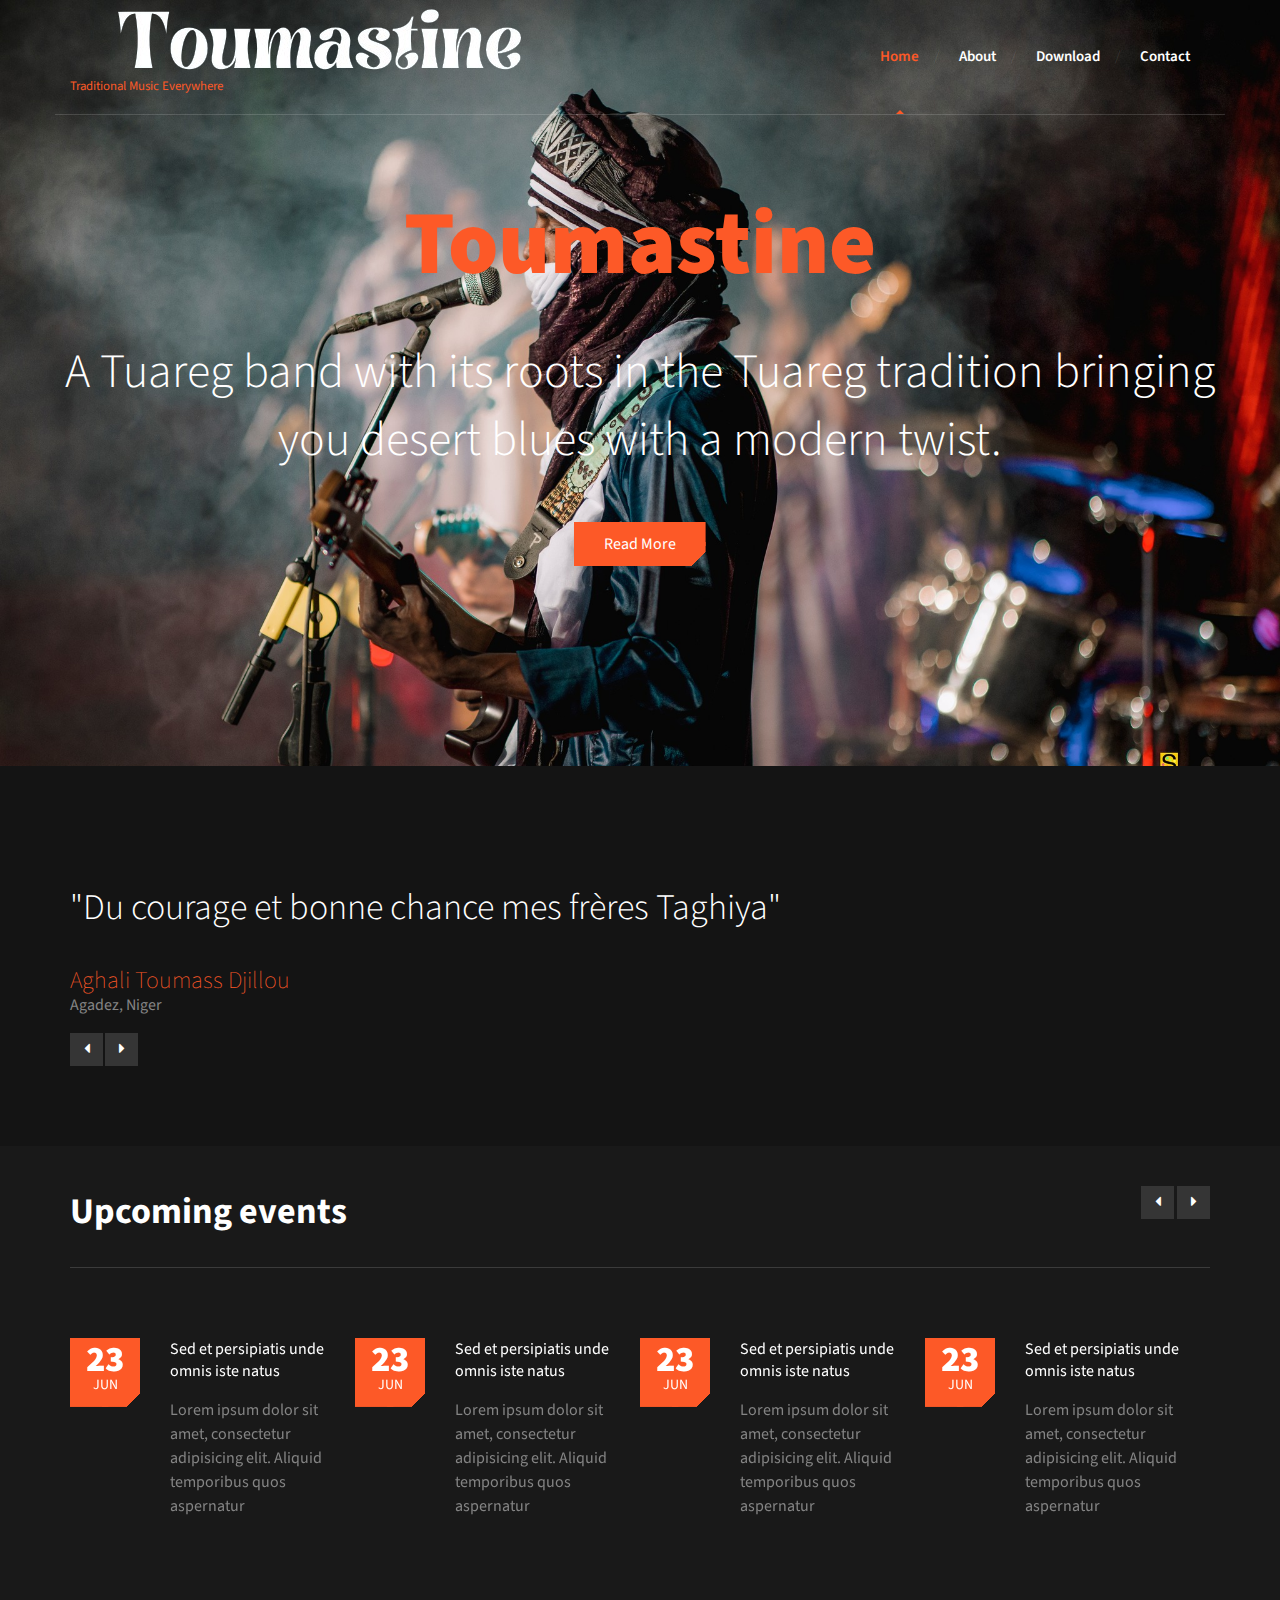
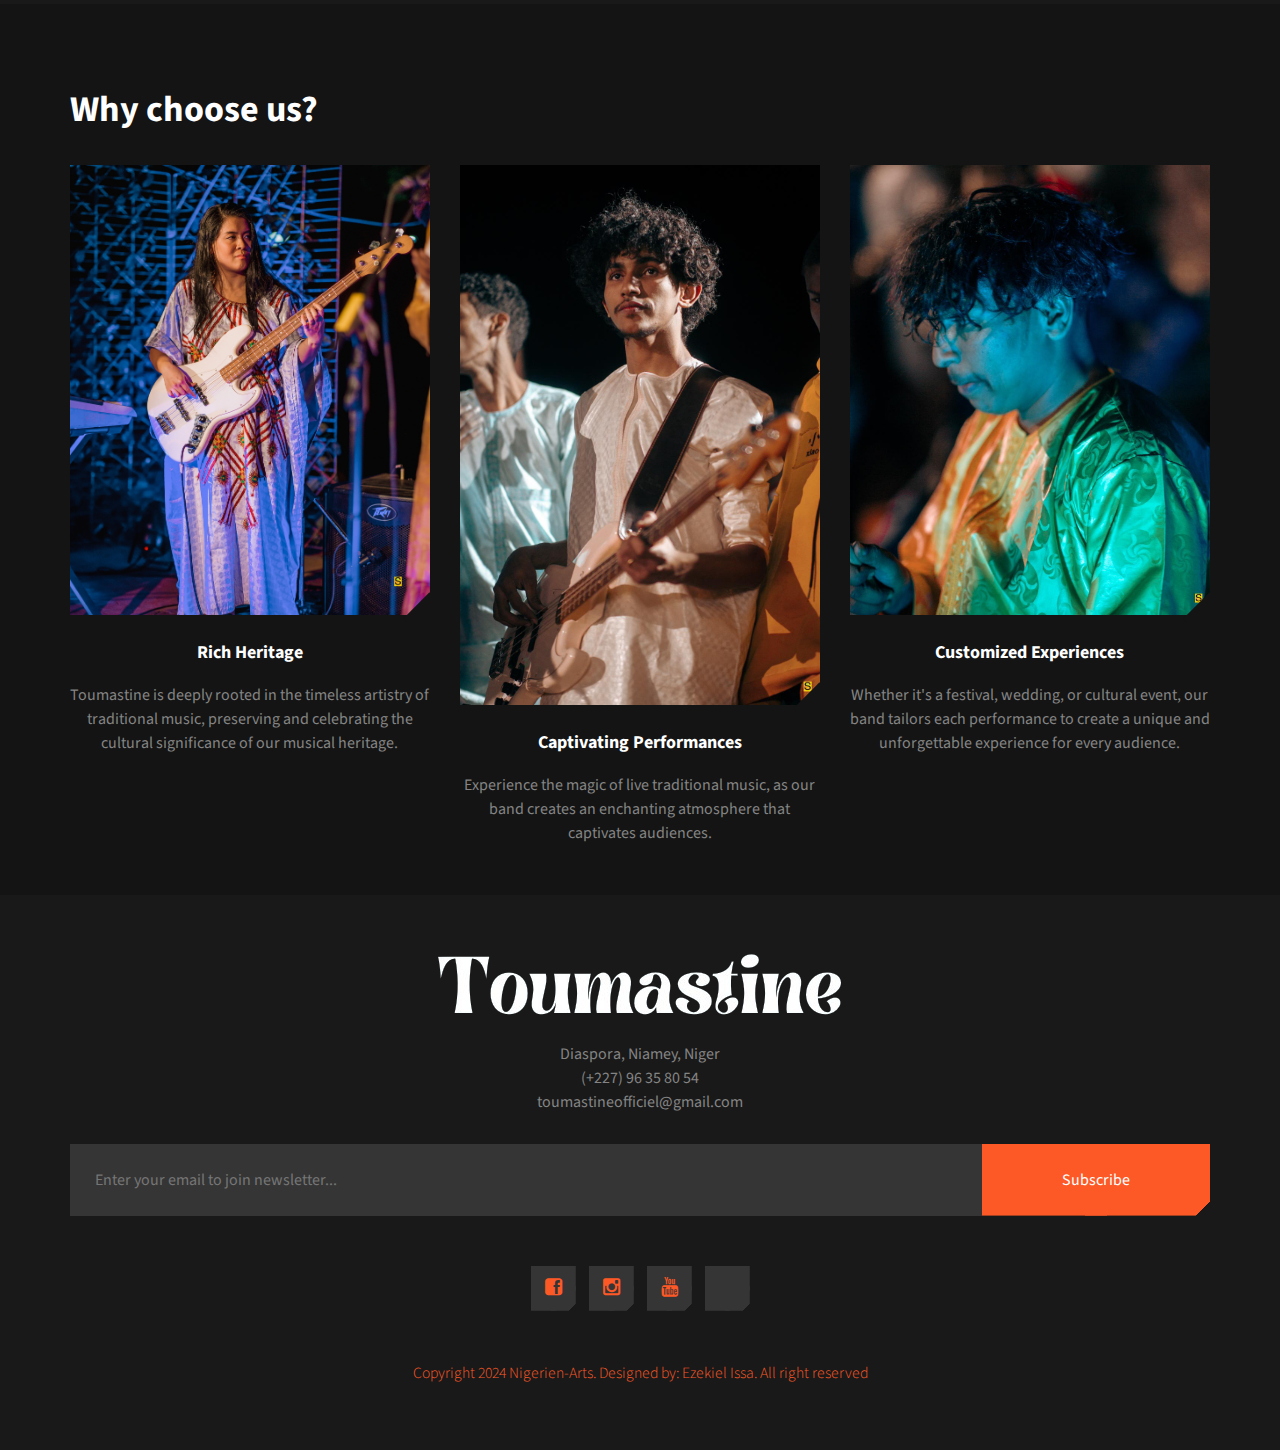
<file: index.html>
<!DOCTYPE html>
<html lang="en">
	<head>
		<meta charset="UTF-8">
		<meta http-equiv="X-UA-Compatible" content="IE=edge">
		<meta name="viewport" content="width=device-width, initial-scale=1.0,maximum-scale=1">
		
		<title>Toumastine</title>
		<!-- Loading third party fonts -->
		<link href="http://fonts.googleapis.com/css?family=Source+Sans+Pro:300,400,600,700,900" rel="stylesheet" type="text/css">
		<link href="fonts/font-awesome.min.css" rel="stylesheet" type="text/css">
		<!-- Loading main css file -->
		<link rel="stylesheet" href="style.css">
		
		<!--[if lt IE 9]>
		<script src="js/ie-support/html5.js"></script>
		<script src="js/ie-support/respond.js"></script>
		<![endif]-->

	</head>

	<body class="header-collapse">
		
		<div id="site-content">
			<header class="site-header">
				<div class="container">
					<a href="index.html" id="branding">
						<img src="t00.png" alt="Site Title">
						<small class="site-description">Traditional Music Everywhere</small>
					</a> <!-- #branding -->
					
					<nav class="main-navigation">
						<button type="button" class="toggle-menu"><i class="fa fa-bars"></i></button>
						<ul class="menu">
							<li class="menu-item current-menu-item"><a href="index.html">Home</a></li>
							<li class="menu-item"><a href="about.html">About</a></li>
							<li class="menu-item"><a href="download.html">Download</a></li>
							<li class="menu-item"><a href="contact.html">Contact</a></li>
						</ul> <!-- .menu -->
					</nav> <!-- .main-navigation -->
					<div class="mobile-menu"></div>
				</div>
			</header> <!-- .site-header -->
			
			<div class="hero">
				<div class="slider">
					<ul class="slides">
						<li class="lazy-bg" data-background="t01.jpg">
							<div class="container">
								<h2 class="slide-title">Toumastine </h2>
								<h3 class="slide-subtitle">A Tuareg band with its roots in the Tuareg tradition bringing you desert blues with a modern twist.</h3>
								

								<a href="#" class="button cut-corner">Read More</a>
							</div>
						</li>
						
					</ul>
				</div>
			</div>
			
			<main class="main-content">
				<div class="fullwidth-block testimonial-section">
					<div class="container">
						<div class="quote-slider">
							<ul class="slides">
								<li>
									<blockquote>
										<p>"Du courage et bonne chance mes frères Taghiya"</p>
										<cite>Aghali Toumass Djillou</cite>
										<span>Agadez, Niger</span>
									</blockquote>
								</li>
								<li>
									<blockquote>
										<p>"Longue vie au groupe Toumastine nos meilleurs artistes"</p>
										<cite>Wallet Fatma</cite>
										<span>Niamey, Niger</span>
									</blockquote>
								</li>
							</ul>
						</div>
					</div>
				</div> <!-- .testimonial-section -->

				<div class="fullwidth-block upcoming-event-section" data-bg-color="#191919">
					<div class="container">
						<header class="section-header">
							<h2 class="section-title">Upcoming events</h2>

							<div class="event-nav">
								<a class="prev" id="event-prev" href="#"><i class="fa fa-caret-left"></i></a>
	    						<a class="next" id="event-next" href="#"><i class="fa fa-caret-right"></i></a>
							</div> <!-- .event-nav -->

						</header> <!-- .section-header -->
						<div class="event-carousel">
							
							<div class="event">
								<div class="entry-date">
									<div class="date">23</div>
									<span class="month">Jun</span>
								</div>
								<h2 class="entry-title"><a href="#">Sed et persipiatis unde omnis iste natus</a></h2>
								<p>Lorem ipsum dolor sit amet, consectetur adipisicing elit. Aliquid temporibus quos aspernatur</p>
							</div> <!-- .event -->
							
							
							<div class="event">
								<div class="entry-date">
									<div class="date">23</div>
									<span class="month">Jun</span>
								</div>
								<h2 class="entry-title"><a href="#">Sed et persipiatis unde omnis iste natus</a></h2>
								<p>Lorem ipsum dolor sit amet, consectetur adipisicing elit. Aliquid temporibus quos aspernatur</p>
							</div> <!-- .event -->
							
							
							<div class="event">
								<div class="entry-date">
									<div class="date">23</div>
									<span class="month">Jun</span>
								</div>
								<h2 class="entry-title"><a href="#">Sed et persipiatis unde omnis iste natus</a></h2>
								<p>Lorem ipsum dolor sit amet, consectetur adipisicing elit. Aliquid temporibus quos aspernatur</p>
							</div> <!-- .event -->
							
							
							<div class="event">
								<div class="entry-date">
									<div class="date">23</div>
									<span class="month">Jun</span>
								</div>
								<h2 class="entry-title"><a href="#">Sed et persipiatis unde omnis iste natus</a></h2>
								<p>Lorem ipsum dolor sit amet, consectetur adipisicing elit. Aliquid temporibus quos aspernatur </p>
							</div> <!-- .event -->
							
							
							<div class="event">
								<div class="entry-date">
									<div class="date">23</div>
									<span class="month">Jun</span>
								</div>
								<h2 class="entry-title"><a href="#">Sed et persipiatis unde omnis iste natus</a></h2>
								<p>Lorem ipsum dolor sit amet, consectetur adipisicing elit. Aliquid temporibus quos aspernatur </p>
							</div> <!-- .event -->
							
						</div> <!-- .event-carousel -->
					</div> <!-- .container -->
				</div> <!-- .upcoming-event-section -->

				<div class="fullwidth-block why-chooseus-section">
					<div class="container">
						<h2 class="section-title">Why choose us?</h2>

						<div class="row">
							<div class="col-md-4">
								<div class="feature">
									<figure class="cut-corner">
										<img src="t03.jpg" alt="">
									</figure>
									<h3 class="feature-title"><b>Rich Heritage</b></h3>
									<p> Toumastine is deeply rooted in the timeless artistry of traditional music, preserving and celebrating the cultural significance of our musical heritage.</p>
								</div> <!-- .feature -->
							</div>
							<div class="col-md-4">
								<div class="feature">
									<figure class="cut-corner">
										<img src="t04.jpg" alt="">
									</figure>
									<h3 class="feature-title"><b>Captivating Performances </b></h3>
									<p>Experience the magic of live traditional music, as our band creates an enchanting atmosphere that captivates audiences.</p>
								</div> <!-- .feature -->
							</div>
							<div class="col-md-4">
								<div class="feature">
									<figure class="cut-corner">
										<img src="t05.jpg" alt="">
									</figure>
									<h3 class="feature-title"><b>Customized Experiences</b> </h3>
									<p> Whether it's a festival, wedding, or cultural event, our band tailors each performance to create a unique and unforgettable experience for every audience.</p>
								</div> <!-- .feature -->
							</div>
						</div>
					</div> <!-- .container -->
				</div> <!-- .why-chooseus-section -->
			</main> <!-- .main-content -->

			<footer class="site-footer">
				<div class="container">
					<img src="t00.png" alt="Site Name">
					
					<address>
						<p>Diaspora, Niamey, Niger <br><a href="tel:354543543">(+227) 96 35 80 54 </a> <br> <a href="mailto:info@bandname.com">toumastineofficiel@gmail.com</a></p> 
					</address> 
					
					<form action="#" class="newsletter-form">
						<input type="email" placeholder="Enter your email to join newsletter...">
						<input type="submit" class="button cut-corner" value="Subscribe">
					</form> <!-- .newsletter-form -->
					
					<div class="social-links">
						<a href="#"><i class="fa fa-facebook-square"></i></a>
						<a href="#"><i class="fa fa-instagram"></i></a>
						<a href="#"><i class="fa fa-youtube"></i></a>
						<a href="#"><i class="fa fa-spotify"></i></a>
					</div> <!-- .social-links -->
					
					<p class="copy">Copyright 2024 Nigerien-Arts. Designed by: Ezekiel Issa. All right reserved</p>
				</div>
			</footer> <!-- .site-footer -->

		</div> <!-- #site-content -->

		<script src="js/jquery-1.11.1.min.js"></script>		
		<script src="js/plugins.js"></script>
		<script src="js/app.js"></script>
		
	</body>

</html>
</file>
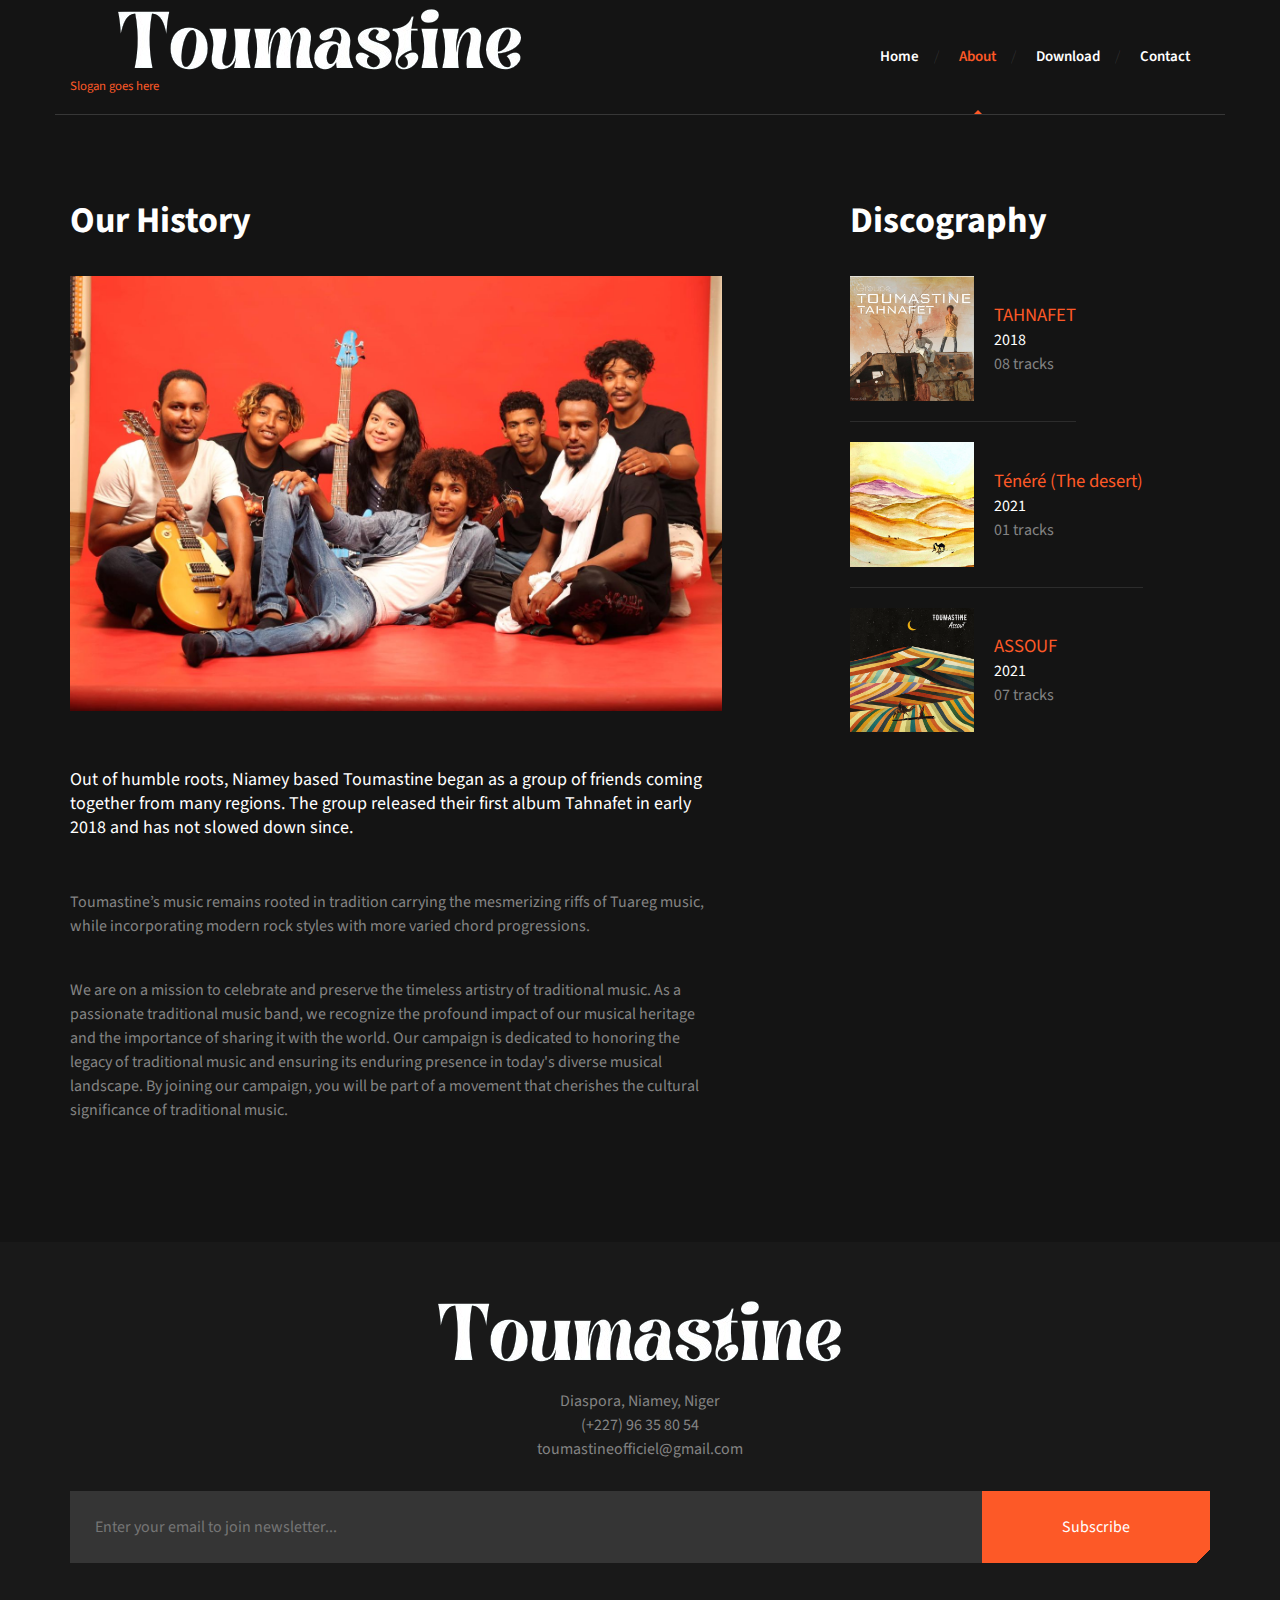
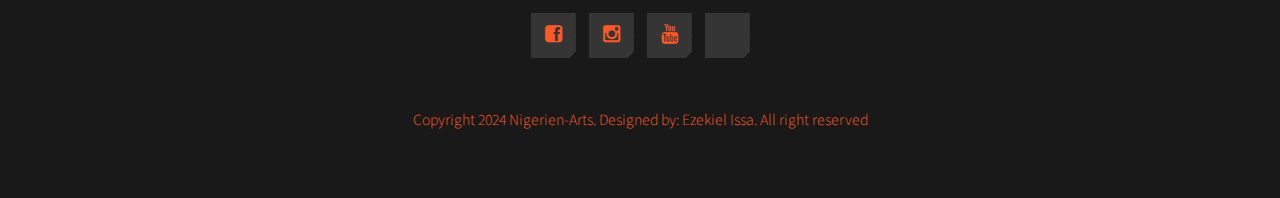
<file: about.html>
<!DOCTYPE html>
<html lang="en">
	<head>
		<meta charset="UTF-8">
		<meta http-equiv="X-UA-Compatible" content="IE=edge">
		<meta name="viewport" content="width=device-width, initial-scale=1.0,maximum-scale=1">
		
		<title>About Us| Band Template</title>
		<!-- Loading third party fonts -->
		<link href="http://fonts.googleapis.com/css?family=Source+Sans+Pro:300,400,600,700,900" rel="stylesheet" type="text/css">
		<link href="fonts/font-awesome.min.css" rel="stylesheet" type="text/css">
		<!-- Loading main css file -->
		<link rel="stylesheet" href="style.css">
		
		<!--[if lt IE 9]>
		<script src="js/ie-support/html5.js"></script>
		<script src="js/ie-support/respond.js"></script>
		<![endif]-->

	</head>

	<body>
		
		<div id="site-content">
			<header class="site-header">
				<div class="container">
					<a href="index.html" id="branding">
						<img src="t00.png" alt="Site Title">
						<small class="site-description">Slogan goes here</small>
					</a> <!-- #branding -->
					
					<nav class="main-navigation">
						<button type="button" class="toggle-menu"><i class="fa fa-bars"></i></button>
						<ul class="menu">
							<li class="menu-item"><a href="index.html">Home</a></li>
							<li class="menu-item current-menu-item"><a href="about.html">About</a></li>
							<li class="menu-item"><a href="download.html">Download</a></li>
							<li class="menu-item"><a href="contact.html">Contact</a></li>
						</ul> <!-- .menu -->
					</nav> <!-- .main-navigation -->
					<div class="mobile-menu"></div>
				</div>
			</header> <!-- .site-header -->
			
			<main class="main-content">
				<div class="fullwidth-block inner-content">
					<div class="container">
						<div class="row">
							<div class="col-md-7">
								<div class="content">
									<h2 class="entry-title">Our History</h2>
									<figure class="featured-image">
										<img src="t02.jpg" alt="post image">
									</figure>
									<p class="leading">Out of humble roots, Niamey based Toumastine began as a group of friends coming together from many regions. The group released their first album Tahnafet in early 2018 and has not slowed down since.</p>
									<p>Toumastine’s music remains rooted in tradition carrying the mesmerizing riffs of Tuareg music, while incorporating modern rock styles with more varied chord progressions.</p>

									<p>We are on a mission to celebrate and preserve the timeless artistry of traditional music. As a passionate traditional music band, we recognize the profound impact of our musical heritage and the importance of sharing it with the world. Our campaign is dedicated to honoring the legacy of traditional music and ensuring its enduring presence in today's diverse musical landscape.
										By joining our campaign, you will be part of a movement that cherishes the cultural significance of traditional music.</p>
								</div>
							</div>
							<div class="col-md-4 col-md-push-1">
								<aside class="sidebar">
									<div class="widget">
										<h3 class="widget-title">Discography</h3>
										<ul class="discography-list">
											<li>
												<figure class="cover"><img src="tanafet.PNG" alt="thumbnail 1"></figure>
												<div class="detail">
													<h3><a href="#">TAHNAFET</a></h3>
													<span class="year">2018</span>
													<span class="track">08 tracks</span>
												</div>
											</li>
											<li>
												<figure class="cover"><img src="tenere.PNG" alt="thumbnail 2"></figure>
												<div class="detail">
													<h3><a href="#">Ténéré (The desert)
													</a></h3>
													<span class="year">2021</span>
													<span class="track">01 tracks</span>
												</div>
											</li>
											<li>
												<figure class="cover"><img src="asouf.PNG" alt="thumbnail 3"></figure>
												<div class="detail">
													<h3><a href="#">ASSOUF</a></h3>
													<span class="year">2021</span>
													<span class="track">07 tracks</span>
												</div>
											</li>
										</ul>
									</div>
								</aside>
							</div>
						</div>
					</div>
				</div> <!-- .testimonial-section -->

				
			</main> <!-- .main-content -->

			<footer class="site-footer">
				<div class="container">
					<img src="t00.png" alt="Site Name">
					
					<address>
						<p>Diaspora, Niamey, Niger <br><a href="tel:354543543">(+227) 96 35 80 54 </a> <br> <a href="mailto:info@bandname.com">toumastineofficiel@gmail.com</a></p> 
					</address> 
					
					<form action="#" class="newsletter-form">
						<input type="email" placeholder="Enter your email to join newsletter...">
						<input type="submit" class="button cut-corner" value="Subscribe">
					</form> <!-- .newsletter-form -->
					
					<div class="social-links">
						<a href="#"><i class="fa fa-facebook-square"></i></a>
						<a href="#"><i class="fa fa-instagram"></i></a>
						<a href="#"><i class="fa fa-youtube"></i></a>
						<a href="#"><i class="fa fa-spotify"></i></a>
					</div> <!-- .social-links -->
					
					<p class="copy">Copyright 2024 Nigerien-Arts. Designed by: Ezekiel Issa. All right reserved</p>
				</div>
			</footer> <!-- .site-footer -->

		</div> <!-- #site-content -->

		<script src="js/jquery-1.11.1.min.js"></script>		
		<script src="js/plugins.js"></script>
		<script src="js/app.js"></script>
		
	</body>

</html>
</file>
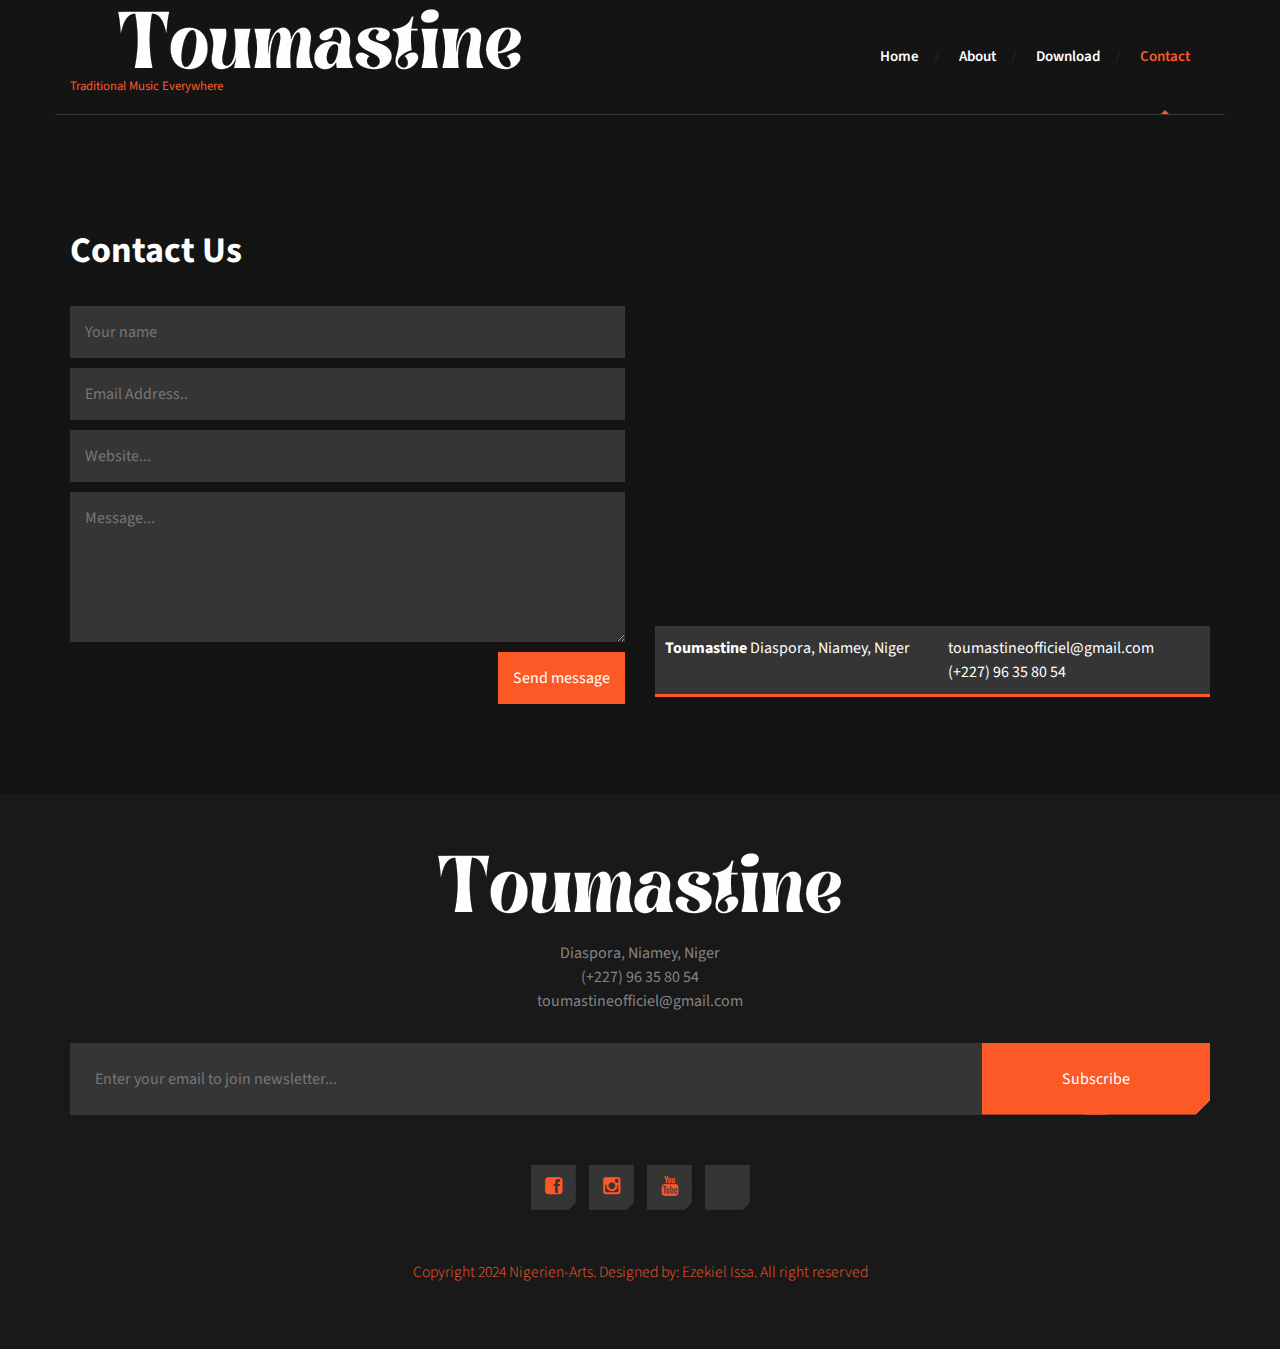
<file: contact.html>
<!DOCTYPE html>
<html lang="en">
	<head>
		<meta charset="UTF-8">
		<meta http-equiv="X-UA-Compatible" content="IE=edge">
		<meta name="viewport" content="width=device-width, initial-scale=1.0,maximum-scale=1">
		
		<title>Contacts| Toumastine</title>
		<!-- Loading third party fonts -->
		<link href="http://fonts.googleapis.com/css?family=Source+Sans+Pro:300,400,600,700,900" rel="stylesheet" type="text/css">
		<link href="fonts/font-awesome.min.css" rel="stylesheet" type="text/css">
		<!-- Loading main css file -->
		<link rel="stylesheet" href="style.css">
		
		<!--[if lt IE 9]>
		<script src="js/ie-support/html5.js"></script>
		<script src="js/ie-support/respond.js"></script>
		<![endif]-->

	</head>

	<body>
		
		<div id="site-content">
			<header class="site-header">
				<div class="container">
					<a href="index.html" id="branding">
						<img src="t00.png" alt="Site Title">
						<small class="site-description">Traditional Music Everywhere</small>
					</a> <!-- #branding -->
					
					<nav class="main-navigation">
						<button type="button" class="toggle-menu"><i class="fa fa-bars"></i></button>
						<ul class="menu">
							<li class="menu-item"><a href="index.html">Home</a></li>
							<li class="menu-item"><a href="about.html">About</a></li>
							<li class="menu-item"><a href="download.html">Download</a></li>
							<li class="menu-item current-menu-item"><a href="contact.html">Contact</a></li>
						</ul> <!-- .menu -->
					</nav> <!-- .main-navigation -->
					<div class="mobile-menu"></div>
				</div>
			</header> <!-- .site-header -->
			
			<main class="main-content">
				<div class="fullwidth-block inner-content">
					<div class="container">
						<h2 class="page-title">Contact Us</h2>
						<div class="row">
							<div class="col-md-6">
								<form action="#" class="contact-form">
									<input type="text" placeholder="Your name"..>
									<input type="text" placeholder="Email Address..">
									<input type="text" placeholder="Website...">
									<textarea name="#" placeholder="Message..."></textarea>
									<input type="submit" value="Send message">
								</form>
							</div>
							<div class="col-md-6">
								<div class="map-wrapper">
									<div class="map"></div>
									<address>
										<div class="row">
											<div class="col-sm-6">
												<strong>Toumastine</strong>
												<span>Diaspora, Niamey, Niger</span>
											</div>
											<div class="col-sm-6">
												<a href="toumastineofficiel@gmail.com">toumastineofficiel@gmail.com</a> <br>
												<a href="tel:(+227) 96 35 80 54">(+227) 96 35 80 54</a>
											</div>
										</div>
									</address>
								</div>
							</div>
						</div>
					</div>
				</div> <!-- .testimonial-section -->

				
			</main> <!-- .main-content -->

			<footer class="site-footer">
				<div class="container">
					<img src="t00.png" alt="Site Name">
					
					<address>
						<p>Diaspora, Niamey, Niger <br><a href="tel:354543543">(+227) 96 35 80 54 </a> <br> <a href="mailto:info@bandname.com">toumastineofficiel@gmail.com</a></p> 
					</address> 
					
					<form action="#" class="newsletter-form">
						<input type="email" placeholder="Enter your email to join newsletter...">
						<input type="submit" class="button cut-corner" value="Subscribe">
					</form> <!-- .newsletter-form -->
					
					<div class="social-links">
						<a href="#"><i class="fa fa-facebook-square"></i></a>
						<a href="#"><i class="fa fa-instagram"></i></a>
						<a href="#"><i class="fa fa-youtube"></i></a>
						<a href="#"><i class="fa fa-spotify"></i></a>
					</div> <!-- .social-links -->
					
					<p class="copy">Copyright 2024 Nigerien-Arts. Designed by: Ezekiel Issa. All right reserved</p>
				</div>
			</footer> <!-- .site-footer -->

		</div> <!-- #site-content -->

		<script src="js/jquery-1.11.1.min.js"></script>	
		<script src="http://maps.google.com/maps/api/js?sensor=false&amp;language=en"></script>	
		<script src="js/plugins.js"></script>
		<script src="js/app.js"></script>
		
	</body>

</html>
</file>
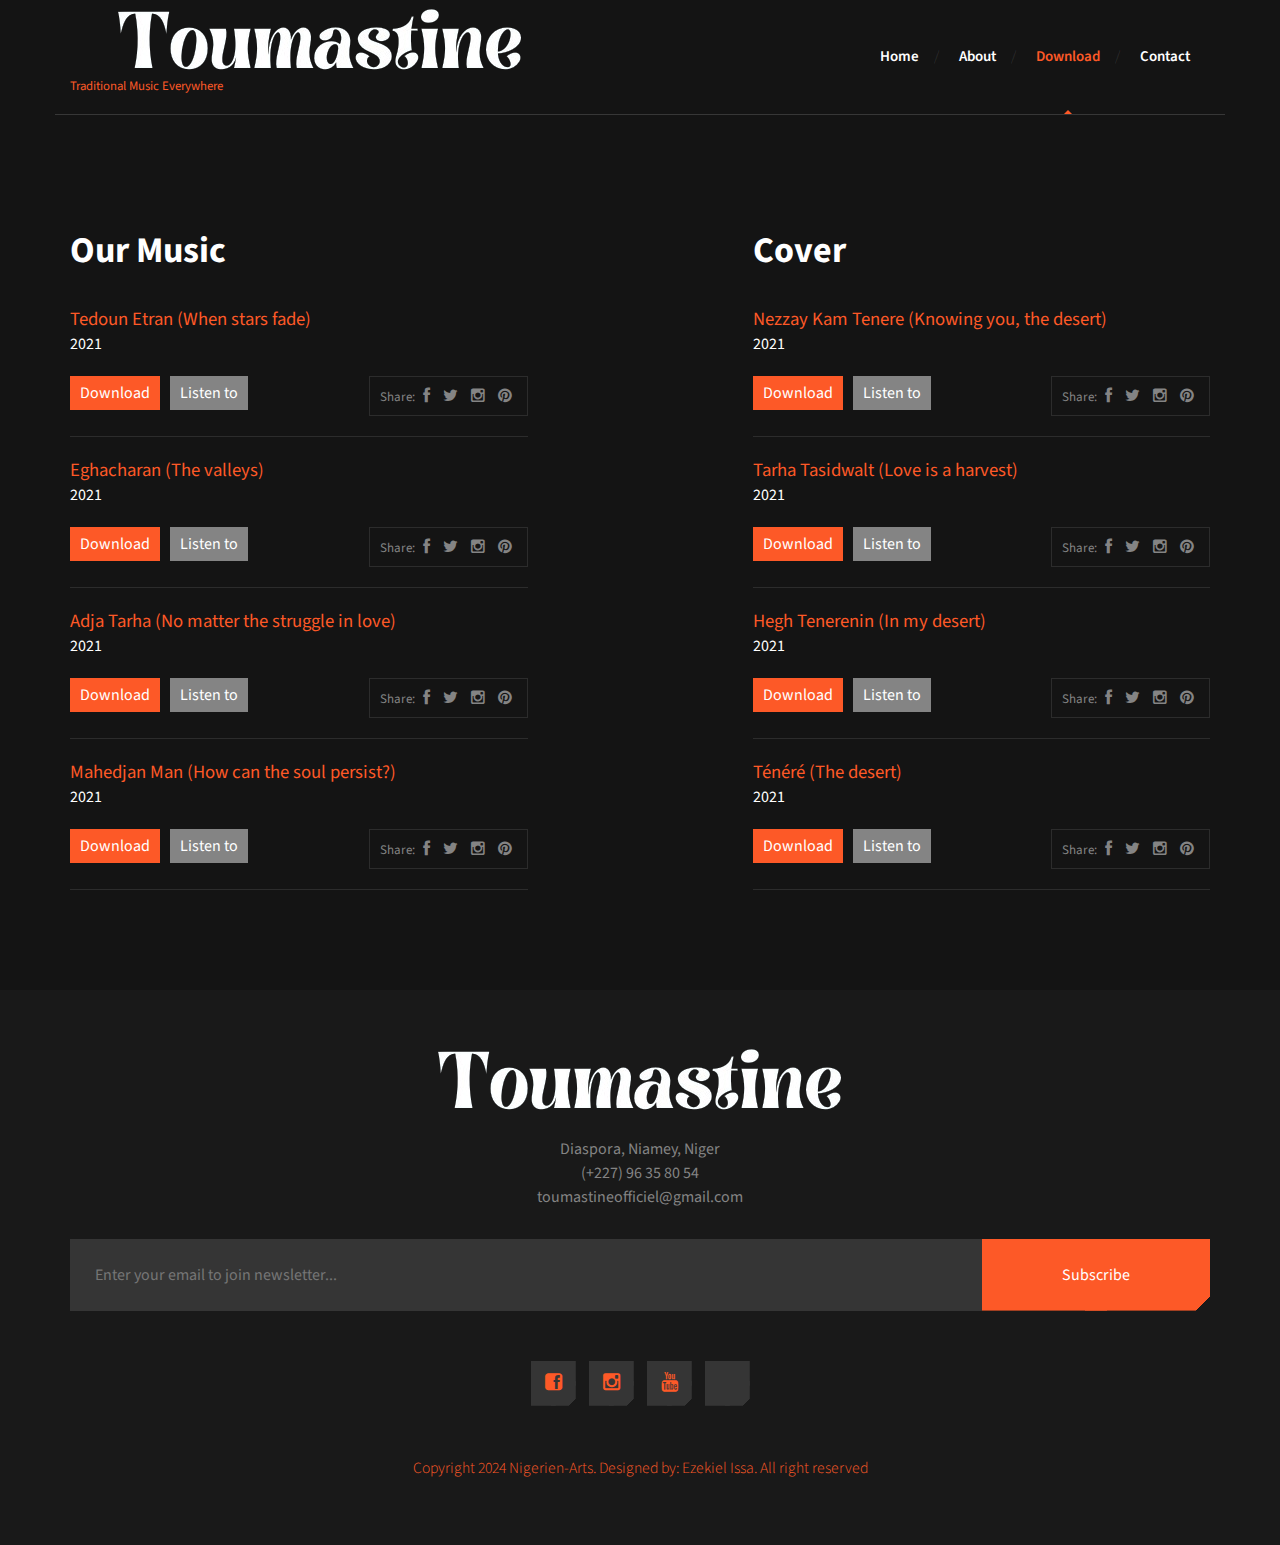
<file: download.html>
<!DOCTYPE html>
<html lang="en">
	<head>
		<meta charset="UTF-8">
		<meta http-equiv="X-UA-Compatible" content="IE=edge">
		<meta name="viewport" content="width=device-width, initial-scale=1.0,maximum-scale=1">
		
		<title>Download | Toumastine</title>
		<!-- Loading third party fonts -->
		<link href="http://fonts.googleapis.com/css?family=Source+Sans+Pro:300,400,600,700,900" rel="stylesheet" type="text/css">
		<link href="fonts/font-awesome.min.css" rel="stylesheet" type="text/css">
		<!-- Loading main css file -->
		<link rel="stylesheet" href="style.css">
		
		<!--[if lt IE 9]>
		<script src="js/ie-support/html5.js"></script>
		<script src="js/ie-support/respond.js"></script>
		<![endif]-->

	</head>

	<body>
		
		<div id="site-content">
			<header class="site-header">
				<div class="container">
					<a href="index.html" id="branding">
						<img src="t00.png" alt="Site Title">
						<small class="site-description">Traditional Music Everywhere</small>
					</a> <!-- #branding -->
					
					<nav class="main-navigation">
						<button type="button" class="toggle-menu"><i class="fa fa-bars"></i></button>
						<ul class="menu">
							<li class="menu-item"><a href="index.html">Home</a></li>
							<li class="menu-item"><a href="about.html">About</a></li>
							<li class="menu-item current-menu-item"><a href="download.html">Download</a></li>
							<li class="menu-item"><a href="contact.html">Contact</a></li>
						</ul> <!-- .menu -->
					</nav> <!-- .main-navigation -->
					<div class="mobile-menu"></div>
				</div>
			</header> <!-- .site-header -->
			
			<main class="main-content">
				<div class="fullwidth-block download">
					<div class="container">
						<div class="row">
							<div class="col-md-5">
								<h2 class="page-title">Our Music</h2>

								<div class="item">
									<h3 class="item-title">Tedoun Etran (When stars fade)</h3>
									<span class="year">2021</span>
									<a href="#" class="button small primary">Download</a>
									<a href="#" class="button small secondary">Listen to</a>
									<div class="social-share">
										<span>Share:</span>
										<a href="#"><i class="fa fa-facebook"></i></a>
										<a href="#"><i class="fa fa-twitter"></i></a>
										<a href="#"><i class="fa fa-instagram"></i></a>
										<a href="#"><i class="fa fa-pinterest"></i></a>
									</div>
								</div>

								<div class="item">
									<h3 class="item-title">Eghacharan (The valleys)</h3>
									<span class="year">2021</span>
									<a href="#" class="button small primary">Download</a>
									<a href="#" class="button small secondary">Listen to</a>
									<div class="social-share">
										<span>Share:</span>
										<a href="#"><i class="fa fa-facebook"></i></a>
										<a href="#"><i class="fa fa-twitter"></i></a>
										<a href="#"><i class="fa fa-instagram"></i></a>
										<a href="#"><i class="fa fa-pinterest"></i></a>
									</div>
								</div>

								<div class="item">
									<h3 class="item-title">Adja Tarha (No matter the struggle in love)</h3>
									<span class="year">2021</span>
									<a href="#" class="button small primary">Download</a>
									<a href="#" class="button small secondary">Listen to</a>
									<div class="social-share">
										<span>Share:</span>
										<a href="#"><i class="fa fa-facebook"></i></a>
										<a href="#"><i class="fa fa-twitter"></i></a>
										<a href="#"><i class="fa fa-instagram"></i></a>
										<a href="#"><i class="fa fa-pinterest"></i></a>
									</div>
								</div>

								<div class="item">
									<h3 class="item-title">Mahedjan Man (How can the soul persist?)</h3>
									<span class="year">2021</span>
									<a href="#" class="button small primary">Download</a>
									<a href="#" class="button small secondary">Listen to</a>
									<div class="social-share">
										<span>Share:</span>
										<a href="#"><i class="fa fa-facebook"></i></a>
										<a href="#"><i class="fa fa-twitter"></i></a>
										<a href="#"><i class="fa fa-instagram"></i></a>
										<a href="#"><i class="fa fa-pinterest"></i></a>
									</div>
								</div>
							</div>
							<div class="col-md-5 col-md-push-2">
								<h2 class="page-title">Cover</h2>

								<div class="item">
									<h3 class="item-title">Nezzay Kam Tenere (Knowing you, the desert)</h3>
									<span class="year">2021</span>
									<a href="#" class="button small primary">Download</a>
									<a href="#" class="button small secondary">Listen to</a>
									<div class="social-share">
										<span>Share:</span>
										<a href="#"><i class="fa fa-facebook"></i></a>
										<a href="#"><i class="fa fa-twitter"></i></a>
										<a href="#"><i class="fa fa-instagram"></i></a>
										<a href="#"><i class="fa fa-pinterest"></i></a>
									</div>
								</div>

								<div class="item">
									<h3 class="item-title">Tarha Tasidwalt (Love is a harvest)</h3>
									<span class="year">2021</span>
									<a href="#" class="button small primary">Download</a>
									<a href="#" class="button small secondary">Listen to</a>
									<div class="social-share">
										<span>Share:</span>
										<a href="#"><i class="fa fa-facebook"></i></a>
										<a href="#"><i class="fa fa-twitter"></i></a>
										<a href="#"><i class="fa fa-instagram"></i></a>
										<a href="#"><i class="fa fa-pinterest"></i></a>
									</div>
								</div>

								<div class="item">
									<h3 class="item-title">Hegh Tenerenin (In my desert)</h3>
									<span class="year">2021</span>
									<a href="#" class="button small primary">Download</a>
									<a href="#" class="button small secondary">Listen to</a>
									<div class="social-share">
										<span>Share:</span>
										<a href="#"><i class="fa fa-facebook"></i></a>
										<a href="#"><i class="fa fa-twitter"></i></a>
										<a href="#"><i class="fa fa-instagram"></i></a>
										<a href="#"><i class="fa fa-pinterest"></i></a>
									</div>
								</div>

								<div class="item">
									<h3 class="item-title">T​é​n​é​ré (The desert)</h3>
									<span class="year">2021</span>
									<a href="#" class="button small primary">Download</a>
									<a href="#" class="button small secondary">Listen to</a>
									<div class="social-share">
										<span>Share:</span>
										<a href="#"><i class="fa fa-facebook"></i></a>
										<a href="#"><i class="fa fa-twitter"></i></a>
										<a href="#"><i class="fa fa-instagram"></i></a>
										<a href="#"><i class="fa fa-pinterest"></i></a>
									</div>
								</div>
							</div>
						</div>
					</div>
				</div> <!-- .testimonial-section -->

				
			</main> <!-- .main-content -->

			<footer class="site-footer">
				<div class="container">
					<img src="t00.png" alt="Site Name">
					
					<address>
						<p>Diaspora, Niamey, Niger <br><a href="tel:354543543">(+227) 96 35 80 54 </a> <br> <a href="mailto:info@bandname.com">toumastineofficiel@gmail.com</a></p> 
					</address> 
					
					<form action="#" class="newsletter-form">
						<input type="email" placeholder="Enter your email to join newsletter...">
						<input type="submit" class="button cut-corner" value="Subscribe">
					</form> <!-- .newsletter-form -->
					
					<div class="social-links">
						<a href="#"><i class="fa fa-facebook-square"></i></a>
						<a href="#"><i class="fa fa-instagram"></i></a>
						<a href="#"><i class="fa fa-youtube"></i></a>
						<a href="#"><i class="fa fa-spotify"></i></a>
					</div> <!-- .social-links -->
					
					<p class="copy">Copyright 2024 Nigerien-Arts. Designed by: Ezekiel Issa. All right reserved</p>
				</div>
			</footer> <!-- .site-footer -->

		</div> <!-- #site-content -->

		<script src="js/jquery-1.11.1.min.js"></script>		
		<script src="js/plugins.js"></script>
		<script src="js/app.js"></script>
		
	</body>

</html>
</file>
